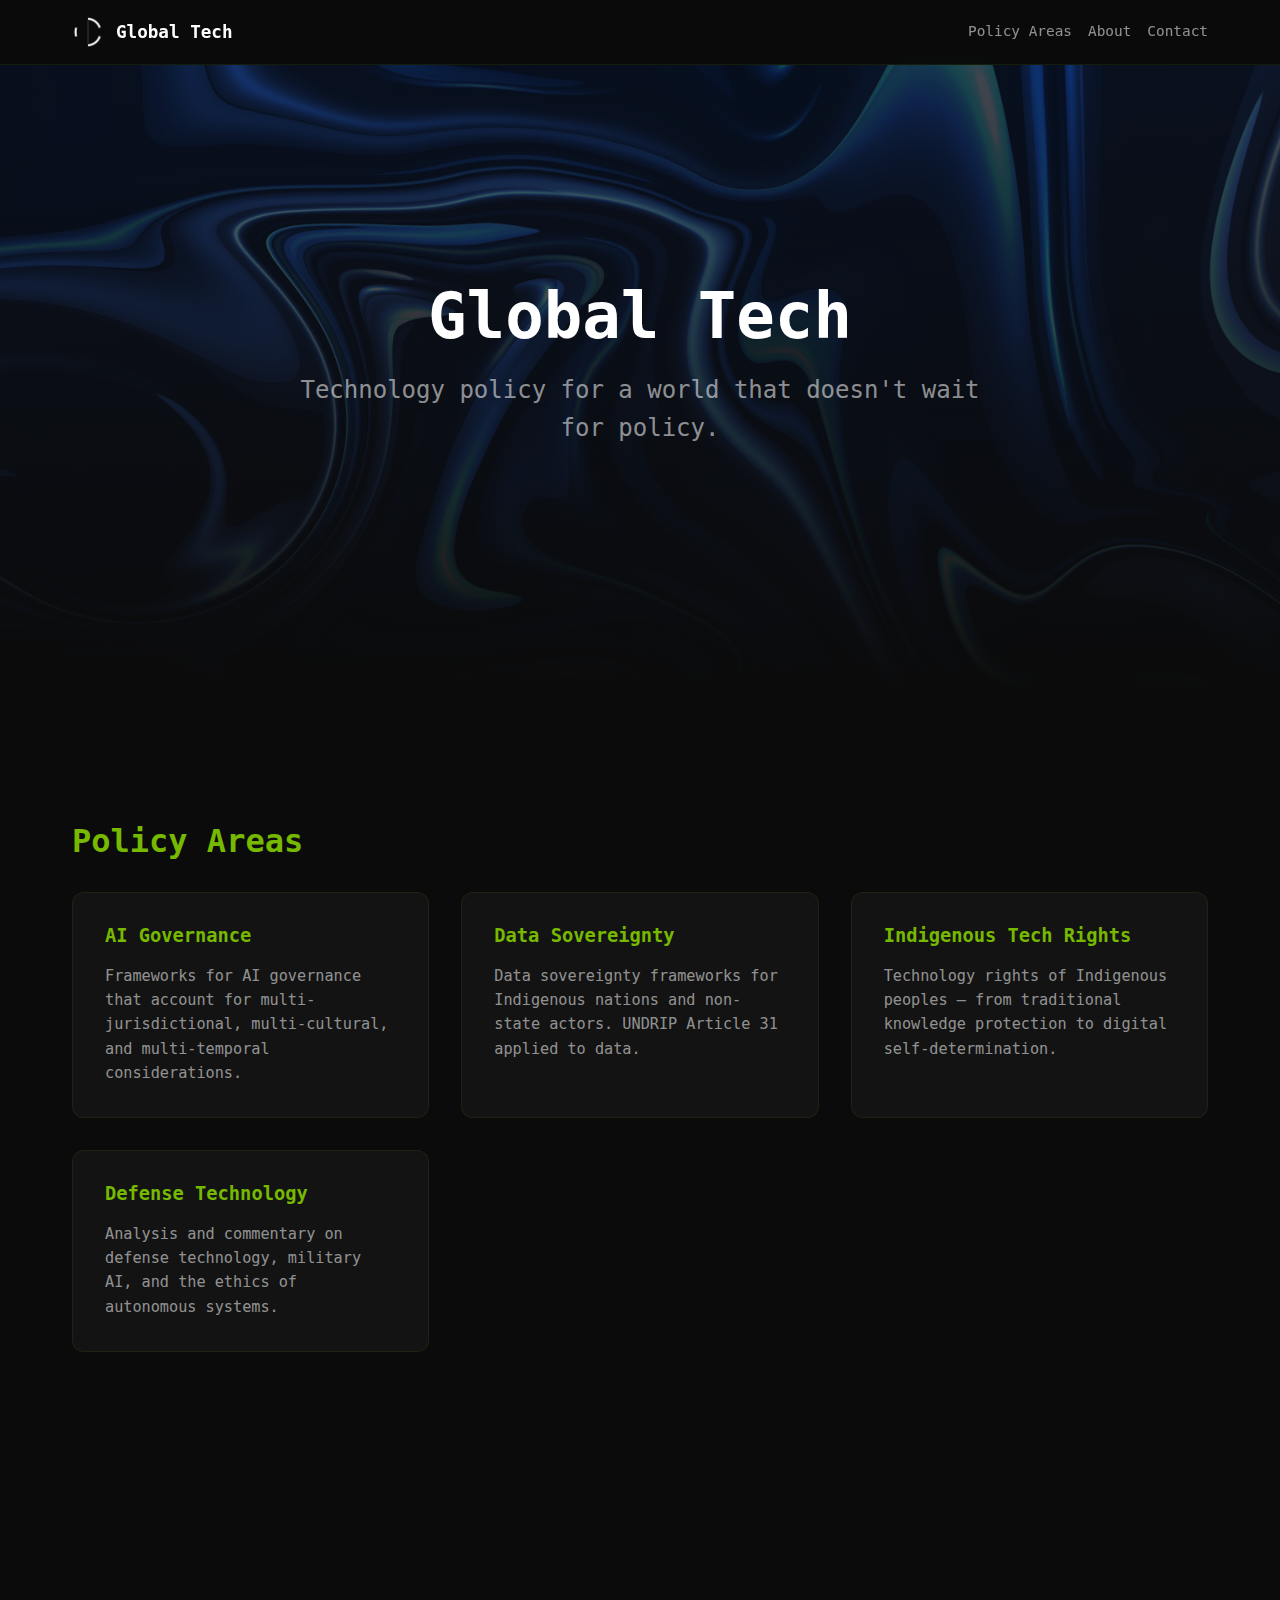
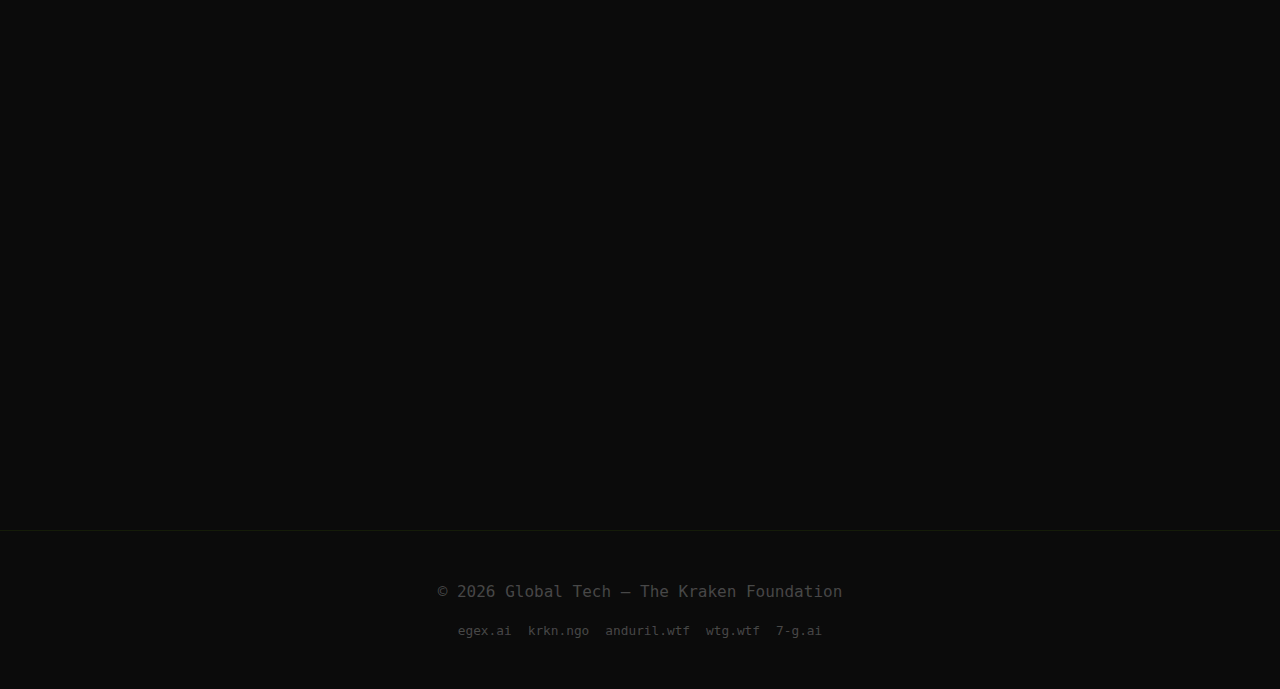
<file: index.html>
<!DOCTYPE html>
<html lang="en">
<head>
	<meta charset="UTF-8">
	<meta name="viewport" content="width=device-width, initial-scale=1.0">
	<title>Global Tech — Technology Policy & Ethics</title>
	<meta name="description" content="Global technology policy research, AI ethics, and governance frameworks. Think-tank for responsible technology development.">
	<meta property="og:title" content="Global Tech — Technology Policy & Ethics">
	<meta property="og:description" content="Global technology policy research, AI ethics, and governance frameworks. Think-tank for responsible technology development.">
	<meta property="og:url" content="https://globaltech.ngo/">
	<meta property="og:type" content="website">
	<meta name="twitter:card" content="summary_large_image">
	<link rel="canonical" href="https://globaltech.ngo/">
	<link rel="stylesheet" href="css/style.css">
	<link rel="stylesheet" href="css/override.css">
	<link rel="stylesheet" href="https://fonts.cdnfonts.com/css/proxima-nova-2">
	<meta property="og:site_name" content="Ego AI | EGEX Network">
	<meta name="keywords" content="Ego AI, EGEX, Ego Experiments, Alien Intelligence, EGEX AI, SOLACE, SOLACE platform, SOLACE software, SOLACE middleware, message routing, event-driven architecture, multi-agent middleware, consciousness research, multi-agent systems, strategic operations, EGEX Network, intelligent routing, real-time messaging">
	<script type="application/ld+json">{
"@context": "https://schema.org",
"@type": "ResearchOrganization",
"name": "Global Tech",
"alternateName": ["Ego AI", "EGEX", "Ego Experiments Alien Intelligence"],
"url": "https://globaltech.ngo/",
"description": "Global technology policy research, AI ethics, and governance frameworks. Think-tank for responsible technology development.",
"inLanguage": "en",
"publisher": {
"@type": "Organization",
"name": "The Kraken Foundation",
"alternateName": ["Ego AI", "EGEX AI Corp", "Ego Experiments Alien Intelligence Corporation", "SOLACE"],
"url": "https://egex.ai",
"sameAs": [
"https://www.linkedin.com/company/ego-experiments/",
				"https://egoexperiments.com"
]
},
"about": {
"@type": "SoftwareApplication",
"name": "SOLACE",
"applicationCategory": "Middleware",
"description": "Advanced software platform for multi-agent middleware, intelligent message routing between applications and autonomous agents, consciousness research, and event-driven architecture.",
"operatingSystem": "Multi-cloud",
"creator": {
"@type": "Organization",
"name": "Ego AI"
}
}
}</script>
</head>
<body class="theme-stargaze">

<header class="stargaze-header">
	<nav class="stargaze-nav">
		<a href="/" class="nav-brand">
			<img src="images/PNG-CERBERUS-W.png" alt="Global Tech" class="nav-logo">
			<span>Global Tech</span>
		</a>
		<button class="nav-toggle" aria-label="Menu">&#9776;</button>
		<div class="nav-links">
			<a href="#services">Policy Areas</a>
<a href="#about">About</a>
<a href="#contact">Contact</a>
		</div>
	</nav>
</header>

<section id="home" class="stargaze-hero">
	<div class="hero-content">
		<h1 class="hero-title">Global Tech</h1>
		<p class="hero-subtitle">Technology policy for a world that doesn't wait for policy.</p>
		
	</div>
	<div class="hero-bg" style="background-image: url('images/shutterstock_2485934659.webp')"></div>
</section>

<main class="stargaze-main">
	<section id="services" class="section services-section fade-in">
	<div class="section-inner">
		<h2>Policy Areas</h2>
		<div class="services-grid">
			<div class="service-card"><h3>AI Governance</h3><p>Frameworks for AI governance that account for multi-jurisdictional, multi-cultural, and multi-temporal considerations.</p></div>
<div class="service-card"><h3>Data Sovereignty</h3><p>Data sovereignty frameworks for Indigenous nations and non-state actors. UNDRIP Article 31 applied to data.</p></div>
<div class="service-card"><h3>Indigenous Tech Rights</h3><p>Technology rights of Indigenous peoples — from traditional knowledge protection to digital self-determination.</p></div>
<div class="service-card"><h3>Defense Technology</h3><p>Analysis and commentary on defense technology, military AI, and the ethics of autonomous systems.</p></div>
		</div>
	</div>
</section>
<section id="about" class="section about-section fade-in">
	<div class="section-inner">
		<h2>About</h2>
		<div class="about-text"><p>Global Tech operates at the intersection of technology policy, Indigenous rights, and national security. We produce research, analysis, and policy recommendations for governments, institutions, and communities navigating the technological landscape.</p></div>
	</div>
</section>
<section id="contact" class="section contact-section fade-in">
	<div class="section-inner">
		<h2>Inquiries</h2>
		<div class="contact-info">
			<p>Research collaboration, policy consultation, and speaking requests.</p>
			<a href="mailto:partner@egoexperiments.com" class="contact-link">partner@egoexperiments.com</a>
		</div>
	</div>
</section>
</main>

<footer class="stargaze-footer">
	<div class="footer-inner">
		<p>&copy; 2026 Global Tech — The Kraken Foundation</p>
		<p class="footer-tagline"></p>
		<div class="network-links"><a href="https://egex.ai">egex.ai</a> <a href="https://krkn.ngo">krkn.ngo</a> <a href="https://anduril.wtf">anduril.wtf</a> <a href="https://wtg.wtf">wtg.wtf</a> <a href="https://7-g.ai">7-g.ai</a> </div>
	</div>
</footer>

<script>
document.addEventListener('DOMContentLoaded', function() {
	var observer = new IntersectionObserver(function(entries) {
		entries.forEach(function(e) { if (e.isIntersecting) e.target.classList.add('visible'); });
	}, { threshold: 0.1 });
	document.querySelectorAll('.fade-in').forEach(function(el) { observer.observe(el); });

	var toggle = document.querySelector('.nav-toggle');
	var navLinks = document.querySelector('.nav-links');
	if (toggle && navLinks) {
		toggle.addEventListener('click', function() { navLinks.classList.toggle('open'); });
	}
});
</script>
<script src="js/main.js" defer></script><script src="js/nerve.js" defer></script>
</body>
</html>
</file>
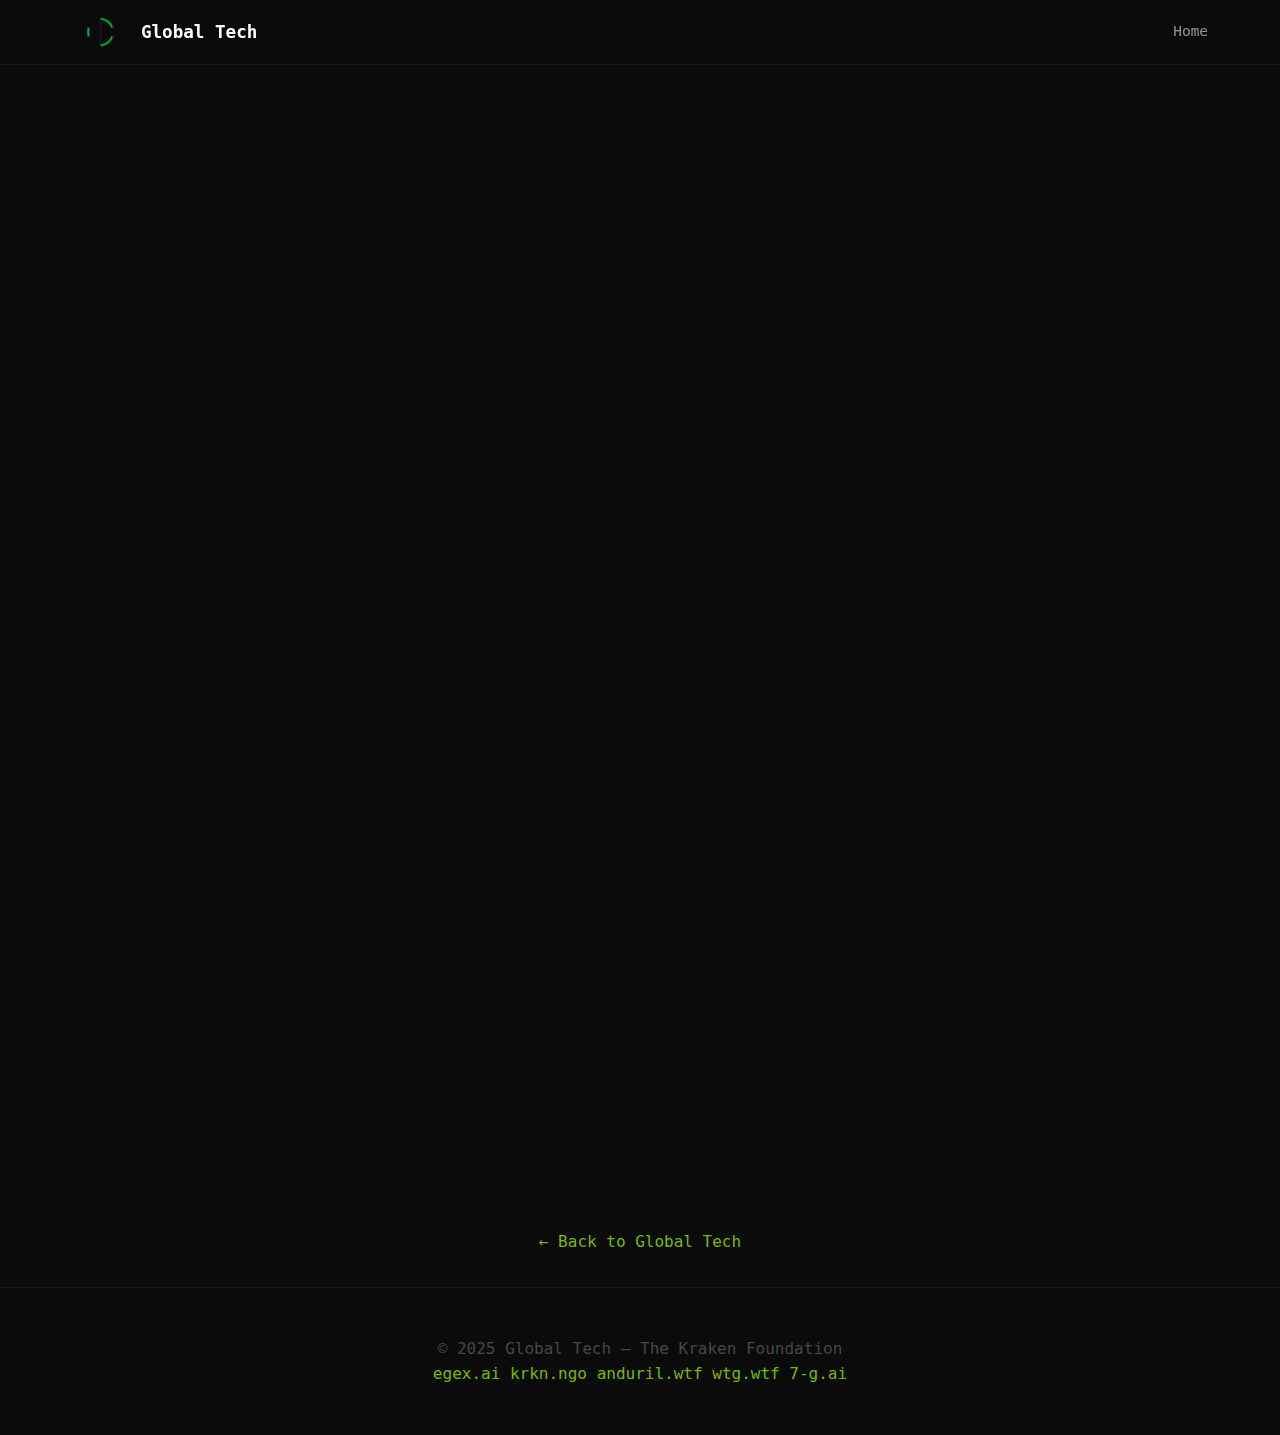
<file: about.html>
<!DOCTYPE html>
<html lang="en">
<head>
	<meta charset="UTF-8">
	<meta name="viewport" content="width=device-width, initial-scale=1.0">
	<title>About — Global Tech</title>
	<meta name="description" content="About — Global Tech">
	<meta property="og:title" content="About — Global Tech">
	<meta property="og:url" content="https://globaltech.ngo/">
	<meta property="og:type" content="website">
	<link rel="canonical" href="https://globaltech.ngo/">
	<link rel="preconnect" href="https://fonts.googleapis.com">
	<link rel="preconnect" href="https://fonts.gstatic.com" crossorigin>
	<link href="https://fonts.googleapis.com/css2?family=Montserrat:wght@400;500;600;700&family=Open+Sans:wght@400;600&display=swap" rel="stylesheet">
	<link rel="stylesheet" href="css/style.css">
	<link rel="stylesheet" href="css/override.css">
</head>
<body class="theme-stargaze">

<header class="stargaze-header">
	<nav class="stargaze-nav">
		<a href="/" class="nav-brand">
			<img src="images/OMNI.png" alt="Global Tech" class="nav-logo">
			<span>Global Tech</span>
		</a>
		<div class="nav-links">
			<a href="/">Home</a>
		</div>
	</nav>
</header>

<main class="stargaze-main">
	<section class="section about-section fade-in">
		<div class="section-inner">
		<h2>About Global Tech</h2>
			<div class="about-text"><p>Global Tech is a policy research and analysis platform operating at the intersection of technology governance, Indigenous rights, and national security. We produce research, policy analysis, and recommendations for governments, institutions, and communities navigating the technological landscape.</p>

<p><strong>Policy Areas:</strong></p>
<ul style='line-height:1.8;margin:1rem 0'>
<li><strong>AI Governance</strong> — Frameworks for governing artificial intelligence that account for multi-jurisdictional complexity, cultural sovereignty, and multi-temporal impact. Policy that works across borders, not just within them.</li>
<li><strong>Data Sovereignty</strong> — Data rights frameworks for Indigenous nations and non-state actors. UNDRIP Article 31 — the right to control and protect traditional knowledge — applied to digital data, biometric collection, and AI training datasets.</li>
<li><strong>Indigenous Technology Rights</strong> — The technology rights of Indigenous peoples are not a subset of general tech policy. They are a distinct domain with distinct legal frameworks (UNDRIP, treaty rights, domestic Indigenous law) that most policy organizations ignore.</li>
<li><strong>Defense Technology</strong> — Analysis and commentary on defense technology, military AI, autonomous systems, and the relationship between defense procurement and public interest. Informed by DIA-INSA briefings and Space Force Association membership.</li>
</ul>

<p>Global Tech operates under The Kraken Foundation. Part of the EGEX Network alongside <a href="https://anduril.wtf">ANDURIL.WTF</a> (defense tech analysis), <a href="https://wtg.wtf">WTG</a> (technology commentary), and <a href="https://krkn.ngo">KRKN</a> (NGO operations).</p>

<p>Research collaboration, policy consultation, and speaking requests: <a href="mailto:partner@egoexperiments.com">partner@egoexperiments.com</a></p></div>
		</div>
	</section>
	<div style="text-align:center;margin:2rem 0"><a href="/">&larr; Back to Global Tech</a></div>
</main>

<footer class="stargaze-footer">
	<div class="footer-inner">
		<p>&copy; 2025 Global Tech — The Kraken Foundation</p>
		<p class="footer-tagline"></p>
		<a href="https://egex.ai">egex.ai</a> <a href="https://krkn.ngo">krkn.ngo</a> <a href="https://anduril.wtf">anduril.wtf</a> <a href="https://wtg.wtf">wtg.wtf</a> <a href="https://7-g.ai">7-g.ai</a>
	</div>
</footer>

</body>
</html>
</file>
<file: css/style.css>
/* ================================================
   EGEX Network — Master Stylesheet
   Covers all 6 theme bases. Per-site override.css
   adjusts :root variables for colors/fonts.
   ================================================ */

/* ===== RESET ===== */
*, *::before, *::after {
	margin: 0;
	padding: 0;
	box-sizing: border-box;
}

/* ===== DESIGN TOKENS (defaults — overridden by override.css) ===== */
:root {
	--color-primary: #22c55e;
	--color-primary-dim: #16a34a;
	--color-primary-bright: #4ade80;
	--color-bg: #0a0e17;
	--color-surface: #111827;
	--color-surface-elevated: #1f2937;
	--color-surface-glass: rgba(17, 24, 39, 0.7);
	--color-border: rgba(34, 197, 94, 0.15);
	--color-border-strong: rgba(34, 197, 94, 0.3);
	--color-text: #e2e8f0;
	--color-text-muted: #94a3b8;
	--color-text-dim: #64748b;
	--color-glow: rgba(34, 197, 94, 0.4);

	--font-heading: 'Proxima Nova', -apple-system, BlinkMacSystemFont, 'Segoe UI', sans-serif;
	--font-body: 'Proxima Nova', -apple-system, BlinkMacSystemFont, 'Segoe UI', sans-serif;

	--space-4: 1rem;
	--space-6: 2rem;
	--space-8: 3rem;
	--space-12: 5rem;

	--radius-sm: 4px;
	--radius-md: 8px;
	--radius-lg: 12px;

	--shadow-card: 0 3px 6px rgba(0,0,0,0.16), 0 3px 6px rgba(0,0,0,0.11);
	--shadow-card-hover: 0 14px 28px rgba(0,0,0,0.25), 0 10px 10px rgba(0,0,0,0.10);
	--shadow-glow: 0 0 20px var(--color-glow);

	--transition-base: 300ms cubic-bezier(.25,.8,.25,1);

	--container-max: 1200px;
	--header-height: 64px;
}

/* ===== BASE ===== */
html { scroll-behavior: smooth; }

body {
	font-family: var(--font-body);
	background: var(--color-bg);
	color: var(--color-text);
	line-height: 1.6;
	min-height: 100vh;
}

a { color: var(--color-primary); text-decoration: none; transition: color var(--transition-base); }
a:hover { color: var(--color-primary-bright); }

h1, h2, h3, h4, h5, h6 { font-family: var(--font-heading); line-height: 1.2; }

img { max-width: 100%; height: auto; }

.container, .section-inner {
	max-width: var(--container-max);
	margin: 0 auto;
	padding: 0 var(--space-6);
}

/* ===== FADE-IN ANIMATION ===== */
.fade-in {
	opacity: 0;
	transform: translateY(20px);
	transition: opacity 0.6s ease, transform 0.6s ease;
}
.fade-in.visible {
	opacity: 1;
	transform: translateY(0);
}

/* ===== SECTIONS ===== */
.section {
	padding: var(--space-12) 0;
}
.section h2 {
	font-size: 2rem;
	margin-bottom: var(--space-6);
	color: var(--color-primary);
}

/* --- Hero Variants --- */
.hero {
	position: relative;
	display: flex;
	align-items: center;
	justify-content: center;
	overflow: hidden;
}
.hero-centered {
	min-height: 60vh;
	text-align: center;
	padding: var(--space-12) var(--space-6);
}
.hero-banner {
	min-height: 50vh;
	background-size: cover;
	background-position: center;
}
.hero-fullscreen {
	min-height: 100vh;
	background-size: cover;
	background-position: center;
}
.hero-overlay {
	position: absolute;
	inset: 0;
	background: rgba(0,0,0,0.55);
	z-index: 1;
}
.hero-content {
	position: relative;
	z-index: 2;
	max-width: 800px;
	padding: var(--space-6);
}
.hero-title {
	font-size: clamp(2rem, 5vw, 4rem);
	margin-bottom: var(--space-4);
	color: var(--color-text);
}
.hero-subtitle {
	font-size: clamp(1rem, 2vw, 1.5rem);
	color: var(--color-text-muted);
	margin-bottom: var(--space-6);
}
.hero-cta {
	display: inline-block;
	padding: 0.75rem 2rem;
	background: var(--color-primary);
	color: var(--color-bg);
	border-radius: var(--radius-md);
	font-weight: 600;
	transition: all var(--transition-base);
}
.hero-cta:hover {
	background: var(--color-primary-bright);
	color: var(--color-bg);
	box-shadow: var(--shadow-glow);
}

/* Hero banner/fullscreen — light text defaults (dark overlay), overridable via custom properties */
.hero-banner .hero-title,
.hero-fullscreen .hero-title {
	color: var(--hero-title-color, #f1f5f9);
}
.hero-banner .hero-subtitle,
.hero-fullscreen .hero-subtitle {
	color: var(--hero-subtitle-color, rgba(226, 232, 240, 0.75));
}
.hero-banner .hero-cta,
.hero-fullscreen .hero-cta {
	color: #0a0e17;
}

/* Hero banner breakout — full-width when inside constrained containers */
.strider-main > .hero-banner,
.uno-main > .hero-banner,
.minimal-main > .hero-banner,
.strider-main > .hero-fullscreen,
.uno-main > .hero-fullscreen,
.minimal-main > .hero-fullscreen {
	margin-left: calc(-50vw + 50%);
	margin-right: calc(-50vw + 50%);
	width: 100vw;
	max-width: 100vw;
}

/* --- Document Hero (cia-us.com style) --- */
.hero-document {
	flex-direction: column;
	text-align: center;
	padding: var(--space-8) var(--space-6);
	border-bottom: 2px solid var(--color-border-strong);
}
.document-banner {
	font-family: var(--font-body);
	font-size: 0.875rem;
	letter-spacing: 0.15em;
	text-transform: uppercase;
	padding: 0.5rem 1.5rem;
	border: 1px solid var(--color-primary);
	color: var(--color-primary);
	margin-bottom: var(--space-6);
}
.document-header h1 {
	font-family: var(--font-heading);
	font-size: 2.5rem;
}
.document-meta {
	color: var(--color-text-muted);
	margin-top: var(--space-4);
}

/* --- About --- */
.about-text {
	font-size: 1.1rem;
	line-height: 1.8;
	color: var(--color-text-muted);
	max-width: 800px;
}
.about-text p + p {
	margin-top: 1rem;
}

/* --- Services Grid --- */
.services-grid {
	display: grid;
	grid-template-columns: repeat(auto-fit, minmax(280px, 1fr));
	gap: var(--space-6);
}
.service-card {
	background: var(--color-surface);
	border: 1px solid var(--color-border);
	border-radius: var(--radius-lg);
	padding: var(--space-6);
	transition: all var(--transition-base);
}
.service-card:hover {
	border-color: var(--color-border-strong);
	box-shadow: var(--shadow-card-hover);
	transform: translateY(-2px);
}
.service-card h3 {
	color: var(--color-primary);
	margin-bottom: var(--space-4);
}
.service-card p {
	color: var(--color-text-muted);
	font-size: 0.95rem;
}

/* --- Blog Feed --- */
.blog-grid {
	display: grid;
	grid-template-columns: repeat(auto-fit, minmax(320px, 1fr));
	gap: var(--space-6);
}
.blog-card {
	background: var(--color-surface);
	border: 1px solid var(--color-border);
	border-radius: var(--radius-lg);
	overflow: hidden;
	transition: all var(--transition-base);
}
.blog-card:hover {
	border-color: var(--color-border-strong);
	transform: translateY(-2px);
	box-shadow: var(--shadow-card-hover);
}
.blog-card-image {
	width: 100%;
	height: 200px;
	object-fit: cover;
}
.blog-card-body {
	padding: var(--space-6);
}
.blog-card-body h3 {
	margin-bottom: 0.5rem;
	color: var(--color-primary);
}
.blog-card-body .date {
	color: var(--color-text-dim);
	font-size: 0.85rem;
	margin-bottom: var(--space-4);
}
.blog-card-body p {
	color: var(--color-text-muted);
}

/* --- Gallery --- */
.gallery-grid {
	display: grid;
	grid-template-columns: repeat(auto-fit, minmax(250px, 1fr));
	gap: var(--space-4);
}
.gallery-item {
	border-radius: var(--radius-md);
	overflow: hidden;
	aspect-ratio: 4/3;
}
.gallery-item img {
	width: 100%;
	height: 100%;
	object-fit: cover;
	transition: transform 0.4s ease;
}
.gallery-item:hover img {
	transform: scale(1.05);
}

/* --- Contact --- */
.contact-section .contact-info {
	max-width: 600px;
}
.contact-link {
	display: inline-block;
	margin-top: var(--space-4);
	padding: 0.5rem 1.5rem;
	border: 1px solid var(--color-primary);
	border-radius: var(--radius-md);
	color: var(--color-primary);
}
.contact-link:hover {
	background: var(--color-primary);
	color: var(--color-bg);
}

/* --- Network Links --- */
.network-section .network-grid {
	display: grid;
	grid-template-columns: repeat(auto-fit, minmax(200px, 1fr));
	gap: var(--space-4);
}
.network-card {
	display: block;
	padding: var(--space-4);
	background: var(--color-surface);
	border: 1px solid var(--color-border);
	border-radius: var(--radius-md);
	text-align: center;
	transition: all var(--transition-base);
}
.network-card:hover {
	border-color: var(--color-primary);
	box-shadow: var(--shadow-glow);
}
.network-card .domain {
	font-weight: 600;
	color: var(--color-primary);
}
.network-card .desc {
	font-size: 0.85rem;
	color: var(--color-text-muted);
	margin-top: 0.25rem;
}

/* ===== THEME: EGEX UNIFIED ===== */
.theme-egex-unified .egex-header {
	text-align: center;
	padding: var(--space-8) var(--space-6) var(--space-6);
	border-bottom: 1px solid var(--color-border);
}
.header-status {
	display: inline-flex;
	align-items: center;
	gap: 0.5rem;
	font-size: 0.8rem;
	color: var(--color-primary);
	margin-bottom: var(--space-4);
	text-transform: uppercase;
	letter-spacing: 0.1em;
}
.status-indicator {
	width: 8px;
	height: 8px;
	background: var(--color-primary);
	border-radius: 50%;
	animation: pulse 2s infinite;
}
@keyframes pulse {
	0%, 100% { opacity: 1; }
	50% { opacity: 0.4; }
}
.header-brand {
	display: flex;
	align-items: center;
	justify-content: center;
	gap: 1rem;
}
.header-brand img {
	height: 48px;
	max-height: 72px;
	width: auto;
	max-width: 80vw;
}
.brand-glow {
	filter: drop-shadow(0 0 8px var(--color-glow));
}
.header-brand h1,
.header-brand .brand-title {
	font-size: 2rem;
	color: var(--color-text);
	font-weight: 700;
	font-family: var(--font-heading);
}
.header-tagline {
	color: var(--color-text-muted);
	margin-top: 0.5rem;
}
.nav-tabs {
	display: flex;
	flex-wrap: wrap;
	gap: 0.25rem;
	padding: var(--space-4) var(--space-6);
	border-bottom: 1px solid var(--color-border);
	justify-content: center;
}
.nav-btn {
	background: transparent;
	border: 1px solid var(--color-border);
	color: var(--color-text-muted);
	padding: 0.75rem 1.25rem;
	min-height: 44px;
	border-radius: var(--radius-sm);
	cursor: pointer;
	font-family: var(--font-body);
	font-size: 0.85rem;
	transition: all var(--transition-base);
}
.nav-btn:hover, .nav-btn.active {
	background: var(--color-surface);
	border-color: var(--color-primary);
	color: var(--color-primary);
}
.tab-content { display: none; padding: var(--space-6); }
.tab-content.active { display: block; }

/* ===== THEME: STARGAZE ===== */
.theme-stargaze .stargaze-header {
	position: fixed;
	top: 0;
	left: 0;
	right: 0;
	z-index: 100;
	background: var(--color-surface-glass);
	backdrop-filter: blur(12px);
	border-bottom: 1px solid var(--color-border);
}
.theme-stargaze .stargaze-nav {
	display: flex;
	align-items: center;
	justify-content: space-between;
	max-width: var(--container-max);
	margin: 0 auto;
	padding: 0 var(--space-6);
	height: var(--header-height);
}
.nav-brand {
	display: flex;
	align-items: center;
	gap: 0.75rem;
	color: var(--color-text);
	font-weight: 600;
	font-size: 1.1rem;
}
.nav-logo {
	height: 32px;
	width: auto;
}
.nav-links {
	display: flex;
	gap: var(--space-4);
}
.nav-links a {
	color: var(--color-text-muted);
	font-size: 0.9rem;
	transition: color var(--transition-base);
}
.nav-links a:hover { color: var(--color-primary); }
.stargaze-hero {
	position: relative;
	min-height: 70vh;
	display: flex;
	align-items: center;
	justify-content: center;
	margin-top: var(--header-height);
}
.stargaze-hero .hero-bg {
	position: absolute;
	inset: 0;
	background-size: cover;
	background-position: center;
	z-index: 0;
}
.stargaze-hero .hero-bg::after {
	content: '';
	position: absolute;
	inset: 0;
	background: linear-gradient(to bottom, rgba(10,14,23,0.6), var(--color-bg));
}
.stargaze-hero .hero-content {
	position: relative;
	z-index: 1;
	text-align: center;
}
.stargaze-main { padding-top: var(--space-8); }
.stargaze-footer {
	border-top: 1px solid var(--color-border);
	padding: var(--space-8) var(--space-6);
	text-align: center;
	color: var(--color-text-dim);
}

/* ===== THEME: STRIDER ===== */
.theme-strider {
	background: #0d0d0d;
}
.theme-strider .strider-header {
	text-align: center;
	padding: var(--space-8) var(--space-6);
	border-bottom: 2px solid var(--color-primary);
}
.strider-brand {
	display: flex;
	align-items: center;
	justify-content: center;
	gap: 1rem;
}
.strider-brand img {
	height: 56px;
	filter: drop-shadow(0 0 12px var(--color-glow));
}
.strider-brand h1 {
	font-size: 2.5rem;
	text-transform: uppercase;
	letter-spacing: 0.05em;
}
.strider-tagline {
	color: var(--color-text-muted);
	text-transform: uppercase;
	letter-spacing: 0.15em;
	font-size: 0.85rem;
	margin-top: 0.5rem;
}
.strider-main {
	max-width: var(--container-max);
	margin: 0 auto;
	padding: var(--space-8) var(--space-6);
}
.strider-card {
	background: #1a1a1a;
	border: 1px solid rgba(255,255,255,0.08);
	border-radius: var(--radius-md);
	padding: var(--space-6);
	transition: all var(--transition-base);
}
.strider-card:hover {
	border-color: var(--color-primary);
	box-shadow: 0 0 30px var(--color-glow);
}
.strider-footer {
	border-top: 2px solid var(--color-primary);
	padding: var(--space-6);
	text-align: center;
	color: var(--color-text-dim);
}

/* ===== THEME: UNO DARK ===== */
.theme-uno-dark {
	background: #121212;
	font-family: 'Effra', -apple-system, BlinkMacSystemFont, sans-serif;
	--font-body: 'Effra', -apple-system, BlinkMacSystemFont, sans-serif;
}
.theme-uno-dark .uno-header {
	border-bottom: 1px solid rgba(255,255,255,0.1);
}
.uno-nav {
	display: flex;
	align-items: center;
	justify-content: space-between;
	max-width: var(--container-max);
	margin: 0 auto;
	padding: var(--space-4) var(--space-6);
}
.uno-brand {
	font-size: 1.3rem;
	font-weight: 700;
	color: var(--color-text);
	letter-spacing: -0.01em;
}
.uno-nav-links {
	display: flex;
	gap: var(--space-6);
}
.uno-nav-links a {
	color: var(--color-text-muted);
	font-size: 0.9rem;
}
.uno-nav-links a:hover { color: var(--color-primary); }
.uno-main {
	max-width: var(--container-max);
	margin: 0 auto;
	padding: var(--space-8) var(--space-6);
}
.uno-footer {
	border-top: 1px solid rgba(255,255,255,0.1);
	padding: var(--space-6);
	text-align: center;
	color: var(--color-text-dim);
}

/* ===== THEME: UNO LIGHT ===== */
.theme-uno-light {
	background: #fafafa;
	color: #1a1a1a;
	font-family: 'Effra', -apple-system, BlinkMacSystemFont, sans-serif;
	--font-body: 'Effra', -apple-system, BlinkMacSystemFont, sans-serif;
	--color-bg: #fafafa;
	--color-text: #1a1a1a;
	--color-text-muted: #555;
	--color-text-dim: #888;
	--color-surface: #fff;
	--color-surface-elevated: #f0f0f0;
	--color-border: rgba(0,0,0,0.1);
	--color-border-strong: rgba(0,0,0,0.2);
}
.theme-uno-light .uno-header.uno-light {
	background: #fff;
	border-bottom: 1px solid rgba(0,0,0,0.1);
}
.theme-uno-light .uno-main.uno-light .section h2 { color: var(--color-primary); }
.theme-uno-light .service-card { background: #fff; border-color: rgba(0,0,0,0.08); }
.theme-uno-light .blog-card { background: #fff; border-color: rgba(0,0,0,0.08); }
.theme-uno-light .network-card { background: #fff; border-color: rgba(0,0,0,0.08); }
.theme-uno-light .uno-footer.uno-light {
	background: #fff;
	border-top: 1px solid rgba(0,0,0,0.1);
}

/* ===== THEME: MINIMAL ===== */
.theme-minimal {
	display: flex;
	flex-direction: column;
	min-height: 100vh;
}
.minimal-main {
	flex: 1;
	max-width: 800px;
	margin: 0 auto;
	padding: var(--space-12) var(--space-6);
	width: 100%;
}
.minimal-footer {
	text-align: center;
	padding: var(--space-6);
	color: var(--color-text-dim);
	font-size: 0.85rem;
}

/* ===== FOOTER COMMON ===== */
.site-footer {
	border-top: 1px solid var(--color-border);
	padding: var(--space-8) var(--space-6);
	text-align: center;
}
.footer-inner {
	max-width: var(--container-max);
	margin: 0 auto;
}
.footer-tagline {
	color: var(--color-text-dim);
	font-size: 0.85rem;
	margin-top: 0.25rem;
}
.footer-tagline:empty {
	display: none;
}
.network-links {
	display: flex;
	flex-wrap: wrap;
	justify-content: center;
	gap: var(--space-4);
	margin-top: var(--space-4);
}
.network-links a {
	color: var(--color-text-dim);
	font-size: 0.8rem;
}
.network-links a:hover { color: var(--color-primary); }

/* ===== MOBILE NAV (hamburger) ===== */
.nav-toggle {
	display: none;
	background: transparent;
	border: none;
	color: var(--color-text);
	font-size: 1.5rem;
	cursor: pointer;
	padding: 0.5rem;
	min-width: 44px;
	min-height: 44px;
	line-height: 1;
}

/* ===== FOCUS VISIBLE ===== */
:focus-visible {
	outline: 2px solid var(--color-primary);
	outline-offset: 2px;
}
.nav-btn:focus-visible,
.hero-cta:focus-visible,
.contact-link:focus-visible,
.nav-toggle:focus-visible {
	outline: 2px solid var(--color-primary);
	outline-offset: 2px;
	box-shadow: 0 0 0 4px var(--color-glow);
}

/* ===== STARGAZE HERO COLOR SUPPORT ===== */
.stargaze-hero .hero-title {
	color: var(--hero-title-color, var(--color-text));
}
.stargaze-hero .hero-subtitle {
	color: var(--hero-subtitle-color, var(--color-text-muted));
}

/* ===== EMPTY ELEMENT HIDING ===== */
h2:empty { display: none; }

/* ===== UNO NAV LINK TOUCH TARGETS ===== */
.uno-nav-links a {
	padding: 0.75rem 0;
	min-height: 44px;
	display: flex;
	align-items: center;
}

/* ===== RESPONSIVE ===== */
@media (max-width: 768px) {
	.nav-tabs { justify-content: flex-start; overflow-x: auto; flex-wrap: nowrap; }
	.services-grid { grid-template-columns: 1fr; }
	.blog-grid { grid-template-columns: 1fr; }
	.gallery-grid { grid-template-columns: repeat(2, 1fr); }
	.network-section .network-grid { grid-template-columns: repeat(2, 1fr); }
	.hero-title { font-size: 2rem; }

	/* Stargaze mobile nav */
	.stargaze-nav .nav-toggle { display: block; }
	.stargaze-nav .nav-links {
		display: none;
		position: absolute;
		top: 100%;
		left: 0;
		right: 0;
		background: var(--color-surface-glass, rgba(17, 24, 39, 0.95));
		backdrop-filter: blur(12px);
		flex-direction: column;
		padding: var(--space-4) var(--space-6);
		border-bottom: 1px solid var(--color-border);
	}
	.stargaze-nav .nav-links.open { display: flex; }

	/* Uno mobile nav */
	.uno-nav .nav-toggle { display: block; }
	.uno-nav-links {
		display: none;
		position: absolute;
		top: 100%;
		left: 0;
		right: 0;
		background: var(--color-surface, #111827);
		flex-direction: column;
		padding: var(--space-4) var(--space-6);
		border-bottom: 1px solid var(--color-border);
	}
	.uno-nav-links.open { display: flex; }
}
@media (max-width: 480px) {
	.gallery-grid { grid-template-columns: 1fr; }
	.network-section .network-grid { grid-template-columns: 1fr; }
}
</file>
<file: css/override.css>
/* EGEX Network — HOLDCO/NVIDIA brand compliance */
:root {
  --color-primary: #76b900;
  --color-primary-dim: #4a7300;
  --color-primary-bright: #96e600;
  --color-bg: #0b0b0b;
  --color-surface: #131313;
  --color-surface-elevated: #333a41;
  --color-surface-glass: rgba(11,11,11,0.85);
  --color-text: #ffffff;
  --color-text-muted: rgba(255,255,255,0.55);
  --color-text-dim: rgba(255,255,255,0.25);
  --color-border: rgba(118,185,0,0.1);
  --color-border-strong: rgba(118,185,0,0.28);
  --color-glow: rgba(118,185,0,0.4);
  --font-heading: 'DejaVu Sans Mono', 'Courier New', monospace;
  --font-body: 'DejaVu Sans Mono', 'Courier New', monospace;
}
</file>
